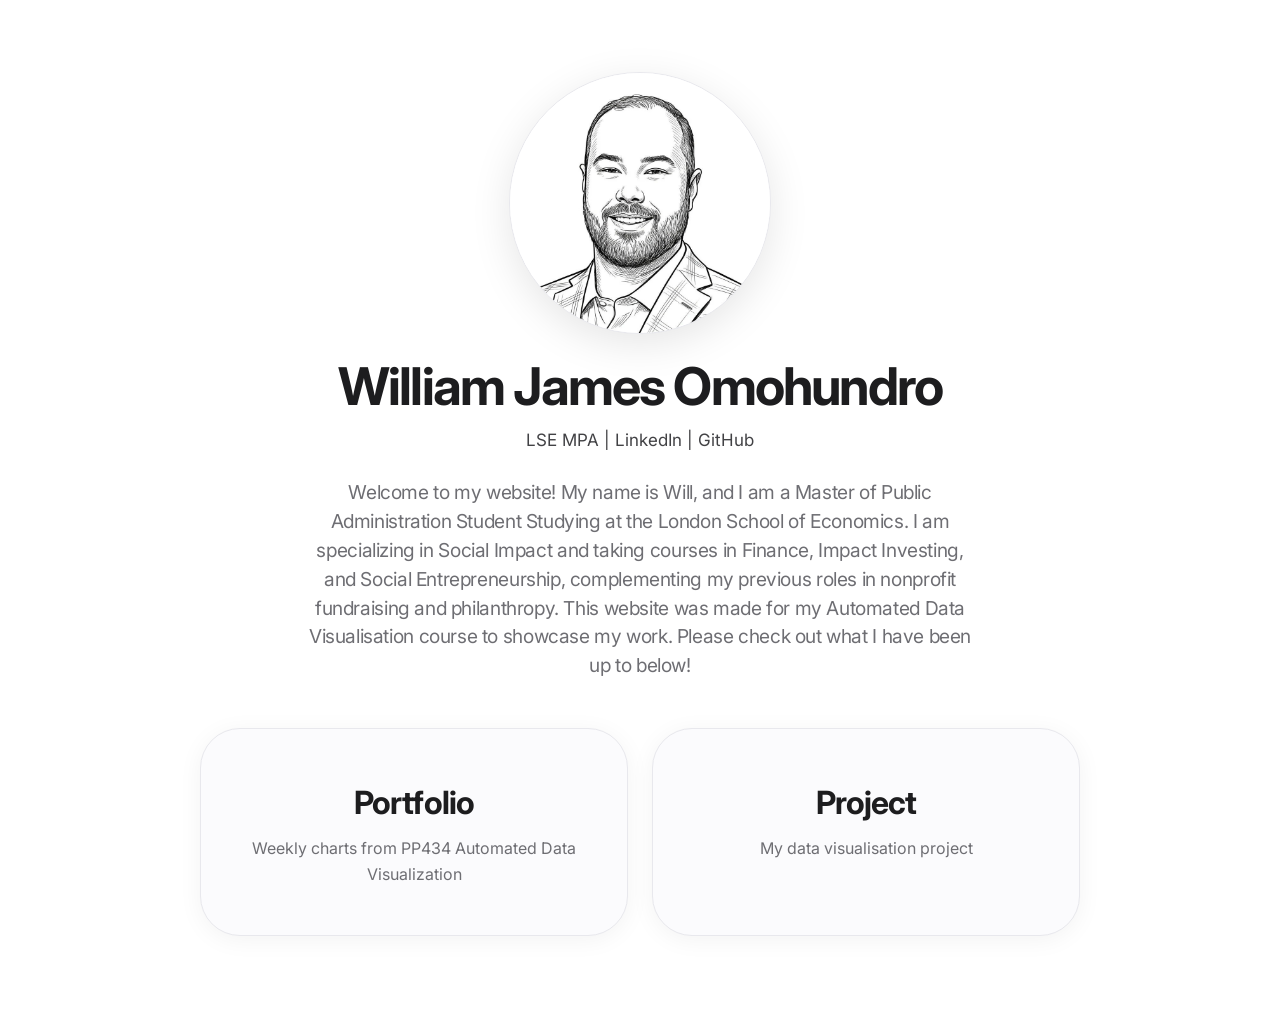
<file: index.html>
<!DOCTYPE html>
<html>

<head>
    <meta charset="UTF-8">
    <meta name="viewport" content="width=device-width, initial-scale=1">
    <title>William Omohundro</title>
    <meta name="viewport" content="width=device-width, initial-scale=1">

    <link rel="preconnect" href="https://fonts.googleapis.com">
    <link rel="preconnect" href="https://fonts.gstatic.com" crossorigin>
    <link href="https://fonts.googleapis.com/css2?family=Inter:wght@300;400;500;600;700&display=swap" rel="stylesheet">
    <link rel="stylesheet" type="text/css" href="Example3.css">
</head>

<body>
    <div class="avatar-wrap">
        <img src="Profile pic 2.jpeg" alt="Portrait of William Omohundro">
    </div>

    <h1 class="big">William James Omohundro</h1>
    <p style="margin-top: 0;">
    <a href="https://www.lse.ac.uk/study-at-lse/graduate/master-of-public-administration" target="_blank" rel="noopener">LSE MPA</a> |
    <a href="https://www.linkedin.com/in/william-omohundro/?isSelfProfile=true" target="_blank" rel="noopener">LinkedIn</a> |
    <a href="https://github.com/willomo37" target="_blank" rel="noopener">GitHub</a>
</p>

    <h3 class="small">Welcome to my website! My name is Will, and I am a Master of Public Administration Student Studying at the London School of Economics. I am specializing in Social Impact and taking courses in Finance, Impact Investing, and Social Entrepreneurship, complementing my previous roles in nonprofit fundraising and philanthropy. This website was made for my Automated Data Visualisation course to showcase my work. Please check out what I have been up to below!
        
    </h3>

    <div class="bubbles">
        <a class="bubble" href="portfolio.html">
            <span class="title">Portfolio</span>
            <span class="sub">Weekly charts from PP434 Automated Data Visualization</span>
        </a>
        <a class="bubble" href="project.html">
            <span class="title">Project</span>
            <span class="sub">My data visualisation project</span>
        </a>
    </div>
</body>

</html>
</file>
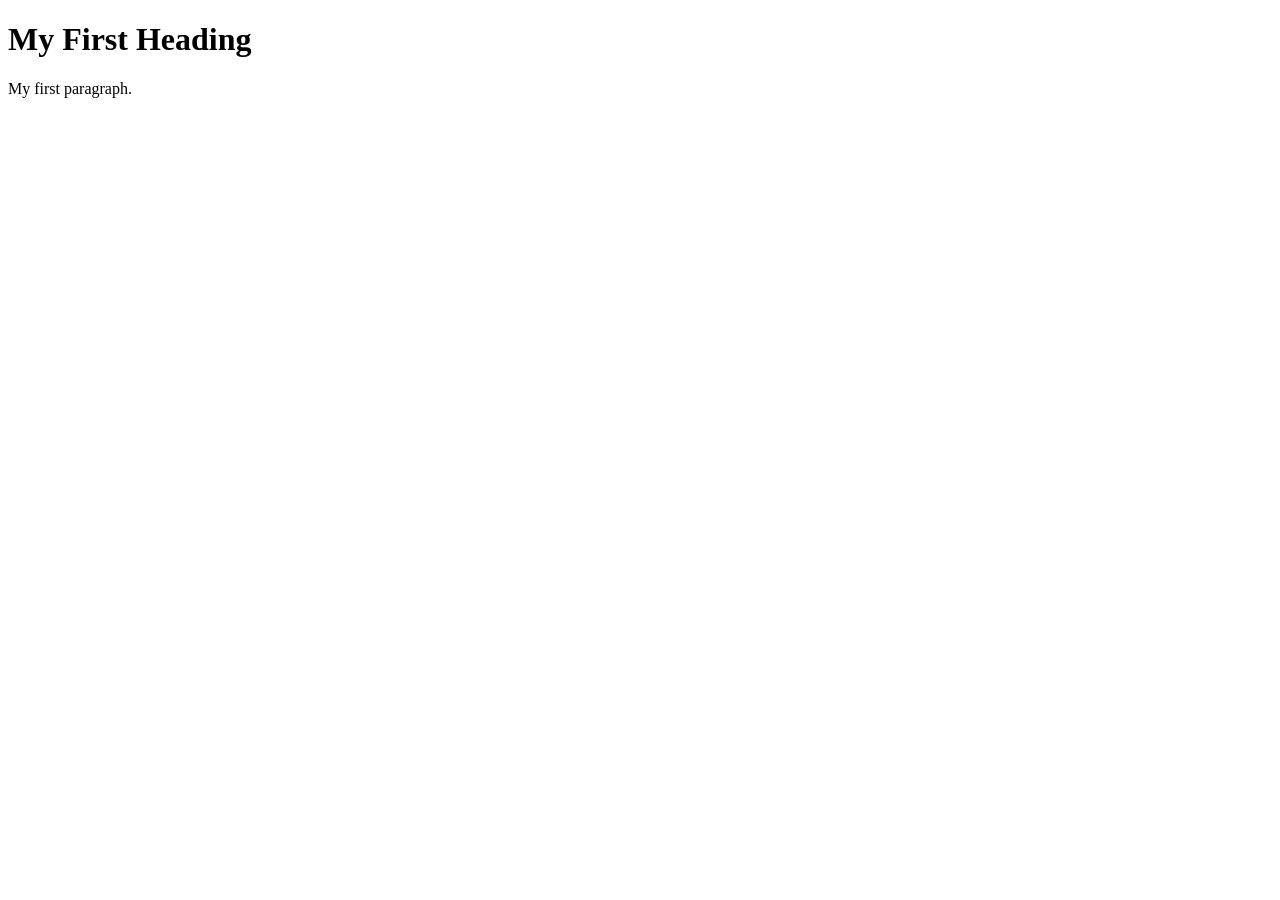
<file: Example1.html>
<!DOCTYPE html>
<html>

<!-- Richard Davies, Data Science -->

<!-- Commenting you code is vital, vital, vital -->
<!-- This is how you add comments to HTML -->

<!-- You can also include
multi - line comments
if you find that useful -->

<!-- To comment something out, use the short-cut CTRL & the "/" key (command + "/" on Mac)-->

<!-- HTML files have two fundamental parts. (1) The head, (2) The body -->

<!-- The head contains things that you do not see on the page -->

<head>
    <title>Page Title</title>
</head>

<!-- The body contains thigs you see -->
<!-- Most elements both open and close, with the content in the middle -->
<!-- Indenting is optional, but helps with readability -->
<body>
    <h1>My First Heading</h1>
    <p>My first paragraph.</p>
</body>
</html>
</file>
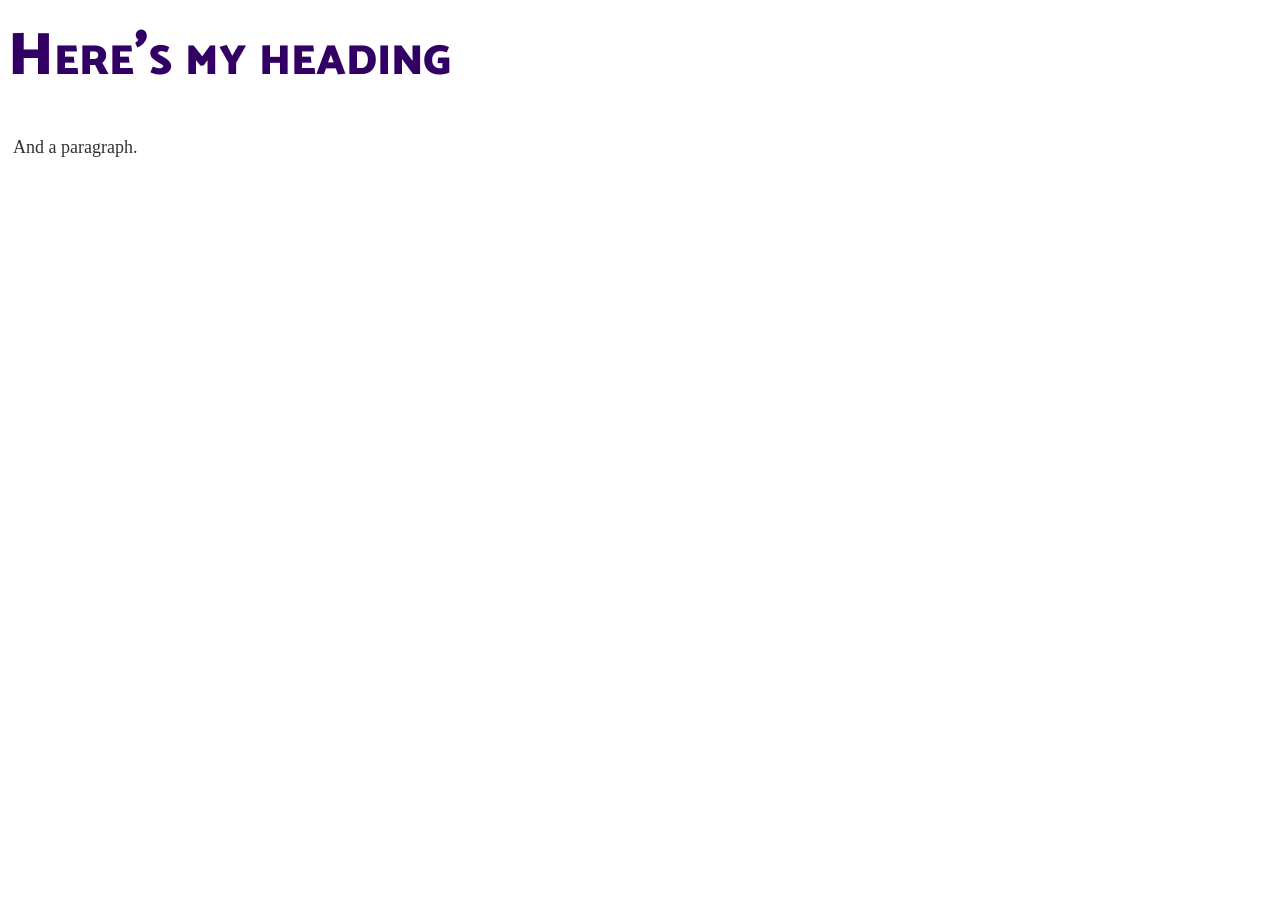
<file: Example2.html>
<!DOCTYPE html>

<!-- Richard Davies, Data Science -->

<html>

<head>
    <title>Richard's Second Example</title>

<!-- Link to my CSS file -->
<!-- The link needs to point to the CSS file, so it needs to be in the right place -->
    <link rel="stylesheet" href="Example2.css">
</head>


<body>

<h1>Here's my heading</h1>
<p>And a paragraph.</p>

</body>
</html>
</file>
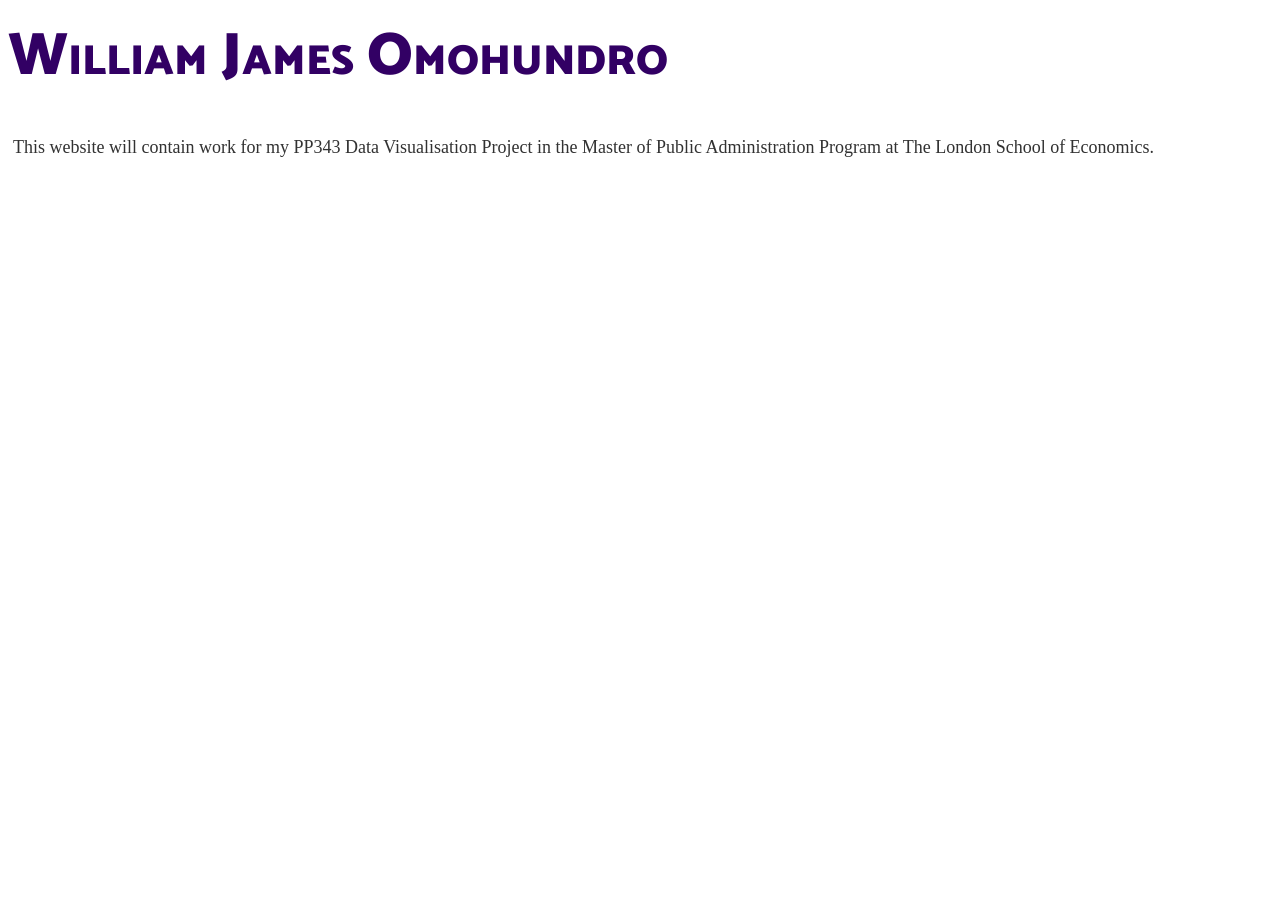
<file: Example3.htm>
<!DOCTYPE html>
<html>

<!-- Richard Davies, Data Science -->

<!-- Commenting you code is vital, vital, vital -->
<!-- This is how you add comments to HTML -->

<!-- You can also include
multi - line comments
if you find that useful -->

<!-- To comment something out, use the short-cut CTRL & the "/" key (command + "/" on Mac)-->

<!-- HTML files have two fundamental parts. (1) The head, (2) The body -->

<!-- The head contains things that you do not see on the page -->

<head>
    <title>William James Omohundro</title>
    <link rel="stylesheet" href="Example2.css">
<!-- added to link Example2.css file to change font and format -->
</head>

<!-- The body contains thigs you see -->
<!-- Most elements both open and close, with the content in the middle -->
<!-- Indenting is optional, but helps with readability -->
<body>
    <h1>William James Omohundro </h1>
    <p>This website will contain work for my PP343 Data Visualisation Project in the Master of Public Administration Program at The London School of Economics.</p>
</body>
</html>
</file>
<file: Example3.css>
/* ---------- Base ---------- */
html {
  scroll-behavior: smooth;
  overflow-x: hidden;
}

body {
  font-family: -apple-system, BlinkMacSystemFont, 'Inter', 'Helvetica Neue', Arial, sans-serif;
  font-size: 17px;
  line-height: 1.6;
  color: #1d1d1f;
  background: #fff;
  max-width: 880px;
  margin: 0 auto;
  padding: 40px 24px 80px;
  text-align: center;
  -webkit-font-smoothing: antialiased;
}

img {
  max-width: 100%;
  height: auto;
}

/* ---------- Headings ---------- */
h1, h2, h3, h4 {
  color: #1d1d1f;
  letter-spacing: -0.02em;
  margin: 24px 0 12px;
}

.big {
  font-size: clamp(2.25rem, 6vw, 3.25rem);
  font-weight: 700;
  letter-spacing: -0.035em;
  line-height: 1.1;
}

.small {
  font-size: 1.2rem;
  font-weight: 400;
  color: #6e6e73;
  line-height: 1.5;
  max-width: 680px;
  margin-left: auto;
  margin-right: auto;
  text-wrap: balance;
}

h3 {
  font-size: 1.25rem;
  font-weight: 600;
}

p {
  font-weight: 400;
  color: #424245;
  margin-bottom: 1em;
}

.sources {
  font-size: 0.75rem;
  opacity: 0.7;
}

/* ---------- Links ---------- */
a { color: #0066cc; text-decoration: none; }
a:hover { text-decoration: underline; }

/* ---------- Sticky week nav (frosted glass) ---------- */
.week-nav {
  position: sticky;
  top: 12px;
  z-index: 10;
  display: flex;
  justify-content: center;
  gap: 6px;
  width: fit-content;
  margin: 32px auto;
  padding: 6px;
  background: rgba(255, 255, 255, 0.72);
  backdrop-filter: saturate(180%) blur(20px);
  -webkit-backdrop-filter: saturate(180%) blur(20px);
  border: 1px solid rgba(0, 0, 0, 0.08);
  border-radius: 999px;
  box-shadow: 0 4px 24px rgba(0, 0, 0, 0.06);
}

.week-nav a {
  padding: 8px 18px;
  border-radius: 999px;
  color: #1d1d1f;
  font-size: 0.9rem;
  font-weight: 500;
  transition: background 0.2s, color 0.2s;
}

.week-nav a:hover {
  background: #1d1d1f;
  color: #fff;
  text-decoration: none;
}

/* ---------- Week dropdowns ---------- */
.week {
  margin: 24px 0;
  padding: 0 32px;
  background: #fbfbfd;
  border: 1px solid #e8e8ed;
  border-radius: 24px;
  scroll-margin-top: 90px;
}

.week summary {
  display: flex;
  justify-content: center;
  align-items: center;
  gap: 14px;
  cursor: pointer;
  list-style: none;
  padding: 28px 0;
  font-size: 2rem;
  font-weight: 700;
  letter-spacing: -0.03em;
}

.week summary::-webkit-details-marker { display: none; }

.week summary::after {
  content: '';
  width: 9px;
  height: 9px;
  border-right: 2px solid #86868b;
  border-bottom: 2px solid #86868b;
  transform: rotate(45deg) translateY(-2px);
  transition: transform 0.25s ease;
}

.week[open] summary::after {
  transform: rotate(-135deg) translateY(-2px);
}

/* ---------- Chart sections ---------- */
section {
  padding: 8px 0 32px;
  margin: 0;
  border-top: 1px solid #e8e8ed;
}

section:first-of-type { border-top: none; }

figure {
  display: flex;
  justify-content: center;
  margin: 16px 0 0;
  overflow-x: auto;
}

/* Original chart screenshot (Week 4) */
.chart-img {
  display: block;
  margin: 0 auto;
  width: 314px;
  max-width: 100%;
  height: auto;
}

/* ---------- Welcome page ---------- */
.avatar {
  display: block;
  width: 220px;
  height: 220px;
  margin: 24px auto 8px;
  border-radius: 50%;
  object-fit: cover;
  object-position: center 20%;
  border: 1px solid #e8e8ed;
  box-shadow: 0 10px 40px rgba(0, 0, 0, 0.1);
  background: #fff;
}

.avatar-wrap {
  width: 260px;
  height: 260px;
  margin: 32px auto 16px;
  border-radius: 50%;
  overflow: hidden;
  border: 1px solid #e8e8ed;
  box-shadow: 0 10px 40px rgba(0, 0, 0, 0.1);
  background: #fff;
}

.avatar-wrap img {
  width: 100%;
  height: 100%;
  object-fit: cover;
  transform: translateX(-5%) scale(1.25);
  transform-origin: 50% 3%;
}

.bubbles {
  display: flex;
  flex-wrap: wrap;
  justify-content: center;
  gap: 24px;
  margin-top: 48px;
}

.bubble {
  flex: 1 1 300px;
  max-width: 380px;
  padding: 48px 32px;
  background: #fbfbfd;
  border: 1px solid #e8e8ed;
  border-radius: 40px;
  color: #1d1d1f;
  box-shadow: 0 4px 24px rgba(0, 0, 0, 0.05);
  transition: transform 0.25s ease, box-shadow 0.25s ease;
}

.bubble:hover {
  transform: translateY(-6px);
  box-shadow: 0 16px 48px rgba(0, 0, 0, 0.1);
  text-decoration: none;
}

.bubble .title {
  display: block;
  font-size: 2rem;
  font-weight: 700;
  letter-spacing: -0.03em;
}

.bubble .sub {
  display: block;
  margin-top: 8px;
  color: #6e6e73;
  font-size: 1rem;
}

/* ---------- Phones ---------- */
@media (max-width: 600px) {
  body { padding: 24px 16px 60px; }

  h3 { font-size: 1.1rem; }

  .week { padding: 0 16px; }
  .week summary { font-size: 1.5rem; padding: 20px 0; }

  .week-nav a { padding: 8px 12px; font-size: 0.8rem; }

  .small { font-size: 1.05rem; }
}
a { color: inherit; }
a:hover { opacity: 0.7; }
</file>
<file: Example2.css>
/* Richard Davies */
/* Data Science */

/* This is a comment in CSS */

/* This is a 
multi line comment */

/* CSS files can be used to access e.g. fonts */
@import url('https://fonts.googleapis.com/css2?family=Catamaran:wght@900&display=swap');


/* Format my paragraph */
p {
	font-size: 18px;
	margin: 5px 5px;
	line-height: 22.4px;
	color: #323232;
}

/* Format my heading */
h1 {
	font-family: "Catamaran";
	font-variant: small-caps;
	font-size: 60px;
	color: #320064;
	font-weight: 900;
	margin: 0px 0px 30px 0px;
}
</file>
